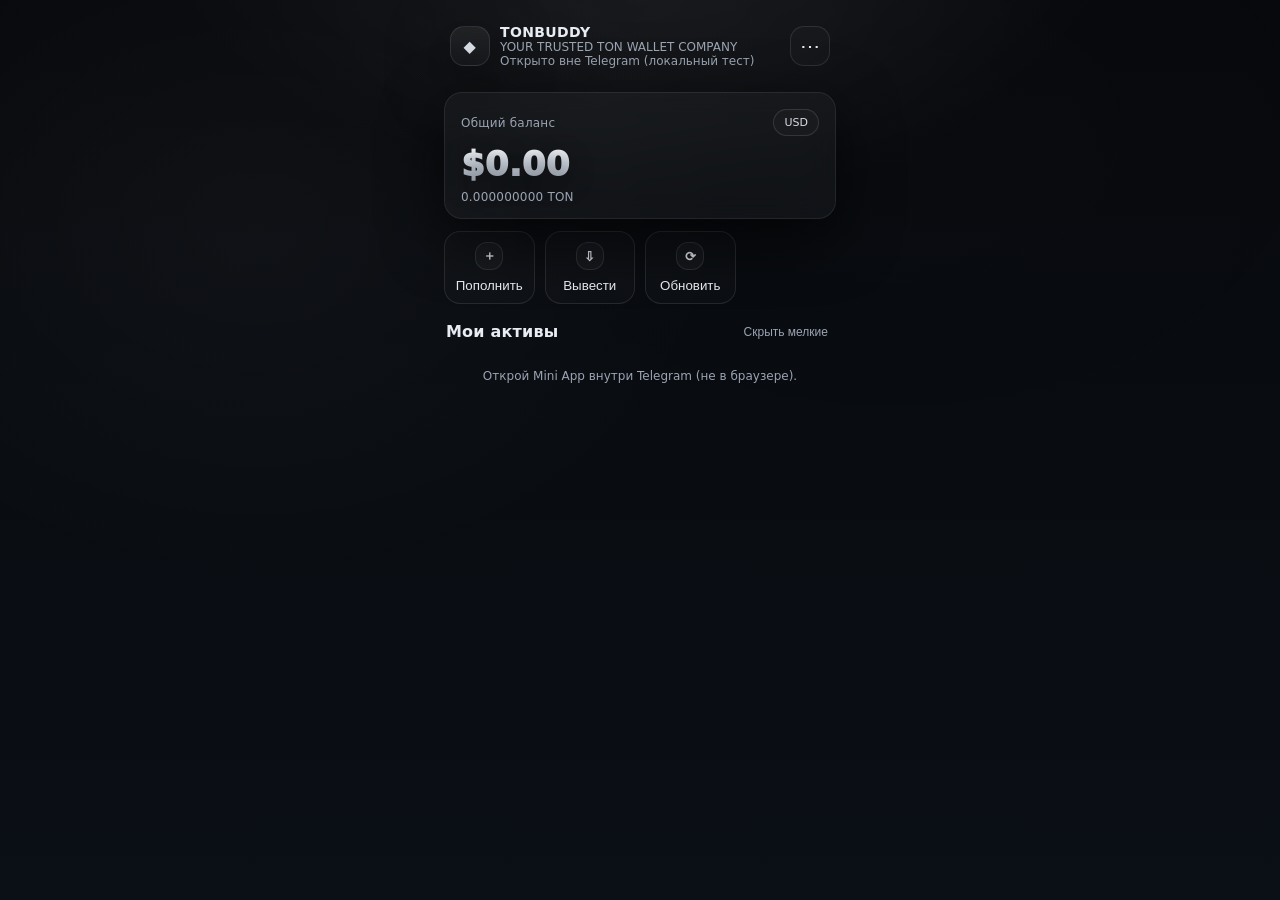
<file: index.html>
<!doctype html>
<html lang="ru">
<head>
  <meta charset="UTF-8" />
  <meta name="viewport" content="width=device-width,initial-scale=1,viewport-fit=cover" />
  <title>TonBuddy Wallet</title>
  <link rel="stylesheet" href="./style.css" />
  <script src="https://telegram.org/js/telegram-web-app.js"></script>
</head>
<body>
  <div class="bg"></div>

  <div class="wrap">
    <header class="topbar">
      <div class="brand">
        <div class="logo">◆</div>
        <div>
          <div class="name">TonBuddy</div>
          <div class="sub">YOUR TRUSTED TON WALLET COMPANY</div>
          <div class="sub" id="userLine">Загрузка…</div>
        </div>
      </div>
      <button class="iconBtn" id="menuBtn" title="Меню">⋯</button>
    </header>

    <section class="card big">
      <div class="row">
        <div class="label">Общий баланс</div>
        <div class="pill" id="currencyPill">USD</div>
      </div>
      <div class="total" id="totalFiat">$0.00</div>
      <div class="muted" id="totalTon">0.000000000 TON</div>
    </section>

    <section class="actions">
      <button class="action" id="btnDeposit">
        <span class="ic">＋</span><span>Пополнить</span>
      </button>
      <button class="action" id="btnWithdraw">
        <span class="ic">⇩</span><span>Вывести</span>
      </button>
      <button class="action" id="btnSwap">
        <span class="ic">⇄</span><span>Обмен</span>
      </button>
      <button class="action" id="btnRefresh">
        <span class="ic">⟳</span><span>Обновить</span>
      </button>
    </section>

    <section class="card" id="depositCard" style="display:none;">
      <div class="row">
        <div class="title">Пополнение TON</div>
        <button class="chip" id="closeDeposit">Закрыть</button>
      </div>

      <div class="field">
        <div class="fieldLabel">Адрес</div>
        <div class="copyRow">
          <div class="mono" id="depAddress">—</div>
          <button class="copyBtn" data-copy="address">Копировать</button>
        </div>
      </div>

      <div class="field">
        <div class="fieldLabel">Комментарий (memo)</div>
        <div class="copyRow">
          <div class="mono" id="depMemo">—</div>
          <button class="copyBtn" data-copy="memo">Копировать</button>
        </div>
        <div class="hint">Memo нужен, чтобы система зачла депозит на твой аккаунт (если у всех общий адрес).</div>
      </div>
    </section>

    <section class="listHeader">
      <div class="hTitle">Мои активы</div>
      <button class="linkBtn" id="toggleDust">Скрыть мелкие</button>
    </section>

    <section class="assets" id="assetsList">
      <!-- items -->
    </section>

    <footer class="foot">
      <div class="footText" id="statusLine">Готов.</div>
    </footer>
  </div>

  <script src="./app.js"></script>
</body>
</html>
</file>
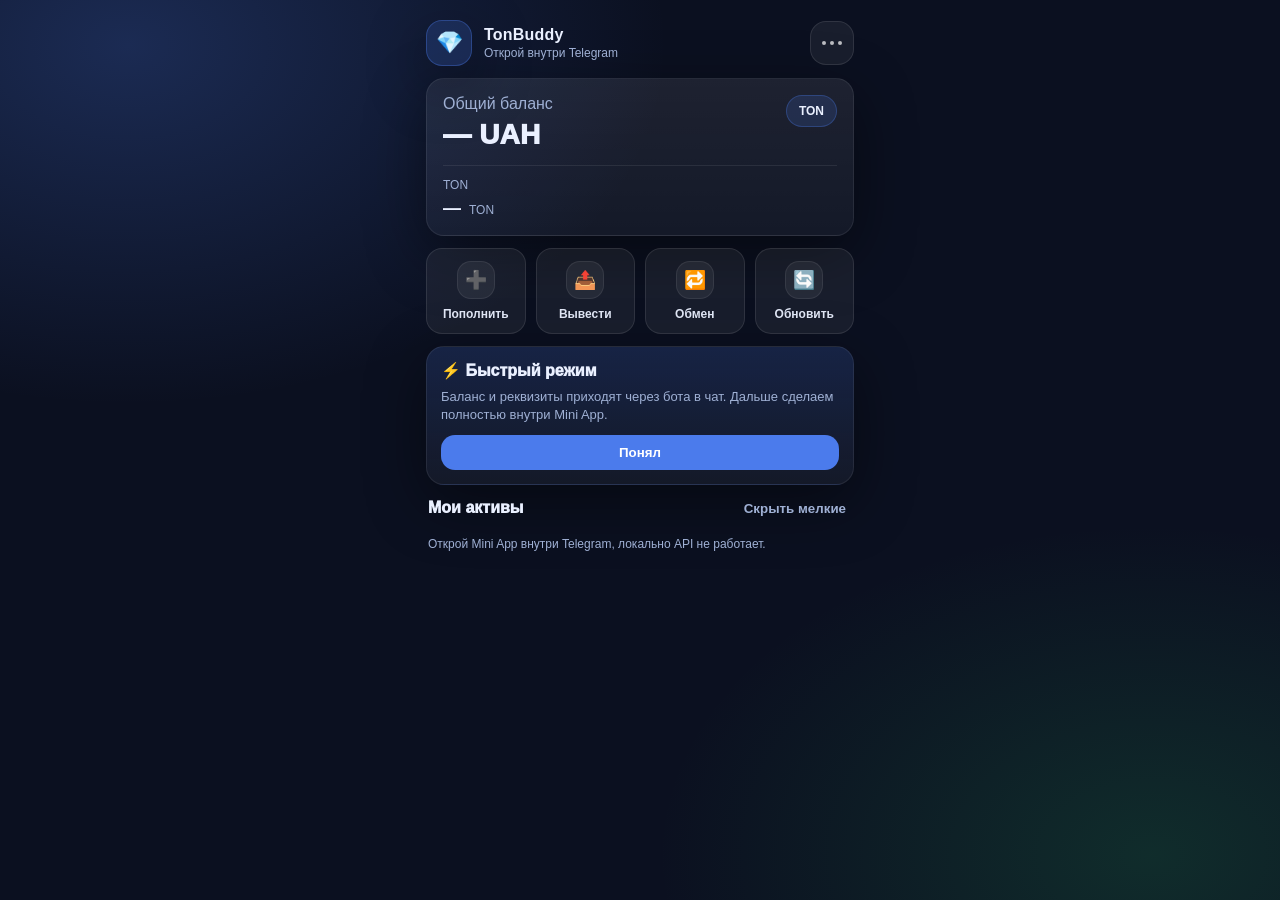
<file: webapp/index.html>
<!doctype html>
<html lang="ru">
<head>
  <meta charset="utf-8" />
  <meta name="viewport" content="width=device-width,initial-scale=1" />
  <title>TonBuddy Wallet</title>

  <link rel="stylesheet" href="style.css" />
  <script src="https://telegram.org/js/telegram-web-app.js"></script>
</head>
<body>
  <div class="app">
    <!-- Top -->
    <header class="top">
      <div class="brand">
        <div class="logo">💎</div>
        <div class="brandText">
          <div class="brandTitle">TonBuddy</div>
          <div class="brandSub" id="userLine">Подключаюсь…</div>
        </div>
      </div>

      <button class="iconBtn" id="btnSettings" title="Настройки">
        <span class="dot"></span>
        <span class="dot"></span>
        <span class="dot"></span>
      </button>
    </header>

    <!-- Balance card -->
    <section class="card balanceCard">
      <div class="balanceTop">
        <div>
          <div class="muted">Общий баланс</div>
          <div class="big" id="uahBalance">— UAH</div>
        </div>
        <div class="pill" id="ratePill">TON</div>
      </div>

      <div class="balanceBottom">
        <div class="muted small">TON</div>
        <div class="tonLine">
          <span class="tonValue" id="tonBalance">—</span>
          <span class="muted small">TON</span>
        </div>
      </div>
    </section>

    <!-- Quick actions -->
    <section class="actions">
      <button class="actionBtn" id="actDeposit">
        <div class="actionIcon">➕</div>
        <div class="actionText">Пополнить</div>
      </button>

      <button class="actionBtn" id="actWithdraw">
        <div class="actionIcon">📤</div>
        <div class="actionText">Вывести</div>
      </button>

      <button class="actionBtn" id="actSwap">
        <div class="actionIcon">🔁</div>
        <div class="actionText">Обмен</div>
      </button>

      <button class="actionBtn" id="actRefresh">
        <div class="actionIcon">🔄</div>
        <div class="actionText">Обновить</div>
      </button>
    </section>

    <!-- Promo / info -->
    <section class="card promo" id="promoCard">
      <div class="promoTitle">⚡ Быстрый режим</div>
      <div class="promoText">Баланс и реквизиты приходят через бота в чат. Дальше сделаем полностью внутри Mini App.</div>
      <button class="promoBtn" id="promoOk">Понял</button>
    </section>

    <!-- Assets -->
    <section class="assets">
      <div class="assetsHead">
        <div class="assetsTitle">Мои активы</div>
        <button class="linkBtn" id="btnHideSmall">Скрыть мелкие</button>
      </div>

      <div class="assetList" id="assetList">
        <!-- будет заполнено JS -->
      </div>

      <div class="footerHint" id="status">Готово.</div>
    </section>
  </div>

  <script src="app.js"></script>
</body>
</html>
</file>
<file: style.css>
:root{
  --bg0:#07090c;
  --bg1:#0a0d12;
  --bg2:#0b0f16;

  --card: rgba(255,255,255,.035);
  --card2: rgba(255,255,255,.028);
  --stroke: rgba(255,255,255,.09);

  --text:#e9edf3;
  --muted:#9aa4b2;

  --accent:#d6dbe3;        /* монохромный акцент */
  --accent2:#ffffff;

  --danger:#ff5a7a;
  --warn:#f1c40f;
  --good:#2ecc71;

  --shadow: 0 18px 60px rgba(0,0,0,.65);
  --r:18px;
  --r2:14px;

  --mono: ui-monospace, SFMono-Regular, Menlo, Monaco, Consolas, "Liberation Mono", "Courier New", monospace;
}

*{box-sizing:border-box}
html,body{height:100%}
body{
  margin:0;
  font-family: system-ui, -apple-system, Segoe UI, Roboto, Arial, sans-serif;
  color:var(--text);
  background:
    radial-gradient(900px 500px at 50% -10%, rgba(255,255,255,.06), transparent 55%),
    radial-gradient(800px 600px at 20% 25%, rgba(255,255,255,.03), transparent 60%),
    linear-gradient(180deg, var(--bg0), var(--bg2));
}

.bg{
  position:fixed;
  inset:0;
  pointer-events:none;
  background:
    radial-gradient(700px 350px at 50% 0%, rgba(255,255,255,.05), transparent 60%),
    radial-gradient(900px 600px at 70% 15%, rgba(255,255,255,.025), transparent 60%);
  opacity:.55;
}

.wrap{
  max-width: 420px;
  margin: 0 auto;
  padding: 14px 14px 22px;
}

.topbar{
  display:flex; align-items:center; justify-content:space-between;
  padding: 10px 6px 14px;
}

.brand{display:flex; gap:10px; align-items:center}
.logo{
  width:40px;height:40px;border-radius:14px;
  background:
    linear-gradient(180deg, rgba(255,255,255,.06), rgba(255,255,255,.02));
  border: 1px solid rgba(255,255,255,.10);
  box-shadow: var(--shadow);
  display:grid; place-items:center;
  color: var(--accent);
  font-weight:900;
  letter-spacing:.5px;
}
.name{
  font-weight:900;
  letter-spacing:.35px;
  text-transform:uppercase;
  font-size:14px;
}
.sub{font-size:12px; color:var(--muted)}

.iconBtn{
  width:40px;height:40px;border-radius:14px;
  border:1px solid rgba(255,255,255,.10);
  background: rgba(255,255,255,.02);
  color:var(--text);
  font-size:20px;
}

.card{
  background: var(--card);
  border: 1px solid rgba(255,255,255,.08);
  border-radius: var(--r);
  box-shadow: var(--shadow);
  padding: 14px;
  margin: 10px 0;
  backdrop-filter: blur(14px);
}

.card.big{padding:16px 16px 14px}

.row{display:flex; align-items:center; justify-content:space-between; gap:10px}
.label{font-size:12px; color:var(--muted); letter-spacing:.2px}
.pill{
  font-size:11px; padding:6px 10px; border-radius:999px;
  border:1px solid rgba(255,255,255,.12);
  background: rgba(255,255,255,.02);
  color: var(--accent);
}

.total{
  font-size:34px;
  font-weight:950;
  margin-top:8px;
  letter-spacing:.2px;
}
.muted{
  margin-top:6px;
  color:var(--muted);
  font-size:12px;
  letter-spacing:.2px;
}

.actions{
  display:grid;
  grid-template-columns: repeat(4, 1fr);
  gap:10px;
  margin: 12px 0;
}

.action{
  border-radius: 16px;
  border:1px solid rgba(255,255,255,.10);
  background: rgba(255,255,255,.02);
  color:var(--text);
  padding: 10px 8px;
  display:flex; flex-direction:column;
  align-items:center; justify-content:center;
  gap:8px;
  min-height: 64px;
  transition: transform .08s ease, background .12s ease;
}
.action:active{ transform: scale(.98); }
.action:hover{ background: rgba(255,255,255,.03); }

.action .ic{
  width:28px; height:28px; border-radius:12px;
  display:grid; place-items:center;
  background: rgba(255,255,255,.03);
  border: 1px solid rgba(255,255,255,.10);
  color: var(--accent);
  font-weight:800;
}

.title{
  font-weight:900;
  letter-spacing:.2px;
}
.chip{
  border-radius: 999px;
  border:1px solid rgba(255,255,255,.12);
  background: rgba(255,255,255,.02);
  padding: 7px 10px;
  color: var(--text);
  font-size:12px;
}

.field{margin-top:12px}
.fieldLabel{
  font-size:11px;
  color:var(--muted);
  margin-bottom:6px;
  letter-spacing:.25px;
  text-transform:uppercase;
}
.copyRow{
  display:flex; gap:10px; align-items:center;
  background: rgba(0,0,0,.25);
  border:1px solid rgba(255,255,255,.09);
  border-radius: 14px;
  padding: 10px 10px;
}
.mono{
  font-family: var(--mono);
  font-size:12px;
  overflow:hidden;
  text-overflow:ellipsis;
  white-space:nowrap;
  flex:1;
  color: var(--accent2);
}
.copyBtn{
  border-radius: 12px;
  border:1px solid rgba(255,255,255,.12);
  background: rgba(255,255,255,.02);
  color: var(--text);
  padding: 8px 10px;
  font-size: 12px;
}
.copyBtn:hover{ background: rgba(255,255,255,.03); }

.hint{
  margin-top:8px;
  font-size:12px;
  color: var(--muted);
  line-height: 1.25rem;
}

.listHeader{
  display:flex; align-items:center; justify-content:space-between;
  margin-top: 12px;
  padding: 6px 2px;
}
.hTitle{
  font-weight:900;
  letter-spacing:.2px;
}
.linkBtn{
  color: var(--muted);
  background: transparent;
  border: 0;
  font-size: 12px;
}

.assets{
  display:flex;
  flex-direction:column;
  gap:10px;
  margin-top:8px
}
.asset{
  display:flex; align-items:center; justify-content:space-between; gap:10px;
  padding: 12px 12px;
  border-radius: 16px;
  border:1px solid rgba(255,255,255,.09);
  background: rgba(255,255,255,.02);
}

.left{display:flex; gap:10px; align-items:center}
.coinIcon{
  width:36px;height:36px;border-radius:14px;
  background: rgba(255,255,255,.02);
  border:1px solid rgba(255,255,255,.10);
  display:grid; place-items:center;
  font-weight:950;
  color: var(--accent);
}
.meta{display:flex; flex-direction:column}
.coinName{font-weight:900}
.coinSub{font-size:12px; color:var(--muted)}
.right{text-align:right}
.amt{font-weight:950; letter-spacing:.2px}
.fiat{font-size:12px; color:var(--muted)}

.foot{margin-top:14px; text-align:center}
.footText{font-size:12px; color:var(--muted)}
.total{
  background: linear-gradient(180deg, #ffffff, #cfd6e0 45%, #9aa4b2);
  -webkit-background-clip: text;
  background-clip: text;
  color: transparent;
  text-shadow: 0 8px 24px rgba(0,0,0,.35);
}
</file>
<file: webapp/style.css>
:root{
  --bg:#0b1020;
  --card:#121a2d;
  --card2:#0f1730;
  --line:rgba(255,255,255,.08);
  --text:#eaf0ff;
  --muted:#9fb0d4;
  --accent:#4b7bec;
  --good:#27ae60;
  --bad:#e74c3c;
  --shadow: 0 18px 60px rgba(0,0,0,.45);
  --radius:18px;
}

*{box-sizing:border-box}
html,body{height:100%}
body{
  margin:0;
  background:
    radial-gradient(900px 600px at 10% 5%, rgba(75,123,236,.25) 0%, transparent 60%),
    radial-gradient(900px 600px at 90% 95%, rgba(39,174,96,.18) 0%, transparent 55%),
    var(--bg);
  color:var(--text);
  font-family: -apple-system, Segoe UI, Roboto, Arial, sans-serif;
}

.app{
  max-width: 460px;
  margin: 0 auto;
  padding: 16px;
  padding-bottom: 24px;
}

/* Header */
.top{
  display:flex;
  align-items:center;
  justify-content:space-between;
  margin-top: 4px;
  margin-bottom: 12px;
}

.brand{display:flex; gap:12px; align-items:center;}
.logo{
  width:46px;height:46px;border-radius:16px;
  display:grid;place-items:center;
  background: rgba(75,123,236,.18);
  border: 1px solid rgba(75,123,236,.35);
  box-shadow: var(--shadow);
  font-size: 22px;
}
.brandTitle{font-weight:900; letter-spacing:.2px}
.brandSub{color:var(--muted); font-size:12px; margin-top:2px}

.iconBtn{
  width:44px;height:44px;border-radius:16px;
  background: rgba(255,255,255,.06);
  border: 1px solid rgba(255,255,255,.10);
  display:flex; align-items:center; justify-content:center;
  gap:4px;
  cursor:pointer;
}
.dot{
  width:4px;height:4px;border-radius:99px;
  background: rgba(255,255,255,.7);
  display:block;
}

/* Cards */
.card{
  background: linear-gradient(180deg, rgba(255,255,255,.08), rgba(255,255,255,.04));
  border:1px solid var(--line);
  border-radius: var(--radius);
  box-shadow: var(--shadow);
  padding: 14px;
}

.balanceCard{
  padding: 16px;
}

.balanceTop{
  display:flex;
  justify-content:space-between;
  align-items:flex-start;
  gap:12px;
}

.muted{color:var(--muted)}
.small{font-size:12px}

.big{
  font-size: 28px;
  font-weight: 950;
  margin-top: 6px;
  letter-spacing: .2px;
}

.pill{
  padding: 8px 12px;
  border-radius: 999px;
  background: rgba(75,123,236,.16);
  border: 1px solid rgba(75,123,236,.30);
  font-weight: 800;
  font-size: 12px;
}

.balanceBottom{
  margin-top: 14px;
  padding-top: 12px;
  border-top: 1px solid rgba(255,255,255,.08);
}

.tonLine{
  margin-top: 6px;
  display:flex;
  align-items: baseline;
  gap:8px;
}

.tonValue{
  font-size: 18px;
  font-weight: 900;
}

/* Actions */
.actions{
  margin-top: 12px;
  display:grid;
  grid-template-columns: repeat(4, 1fr);
  gap: 10px;
}

.actionBtn{
  background: rgba(255,255,255,.06);
  border: 1px solid rgba(255,255,255,.10);
  border-radius: 16px;
  padding: 12px 10px;
  cursor:pointer;
  display:flex;
  flex-direction:column;
  align-items:center;
  gap: 8px;
}

.actionIcon{
  width:38px;height:38px;border-radius:14px;
  display:grid;place-items:center;
  background: rgba(255,255,255,.06);
  border: 1px solid rgba(255,255,255,.08);
  font-size: 18px;
}

.actionText{
  font-size: 12px;
  font-weight: 800;
  color: var(--text);
  opacity: .95;
}

/* Promo */
.promo{
  margin-top: 12px;
  display:flex;
  flex-direction:column;
  gap:8px;
  background: linear-gradient(180deg, rgba(75,123,236,.18), rgba(255,255,255,.04));
}

.promoTitle{font-weight: 950}
.promoText{color: var(--muted); font-size: 13px; line-height: 1.35}
.promoBtn{
  margin-top: 4px;
  padding: 10px 12px;
  border-radius: 14px;
  border: 0;
  background: var(--accent);
  color: #fff;
  font-weight: 900;
  cursor:pointer;
}

/* Assets */
.assets{
  margin-top: 14px;
}

.assetsHead{
  display:flex;
  justify-content:space-between;
  align-items:center;
  margin-bottom: 10px;
  padding: 0 2px;
}

.assetsTitle{font-weight: 950}
.linkBtn{
  background: transparent;
  border:0;
  color: var(--muted);
  font-weight: 800;
  cursor:pointer;
}

.assetList{
  display:flex;
  flex-direction:column;
  gap: 10px;
}

.assetRow{
  display:flex;
  align-items:center;
  justify-content:space-between;
  gap:12px;
  padding: 12px 12px;
  border-radius: 16px;
  background: rgba(255,255,255,.05);
  border: 1px solid rgba(255,255,255,.08);
}

.assetLeft{
  display:flex;
  align-items:center;
  gap:12px;
  min-width: 0;
}

.coin{
  width:38px;height:38px;border-radius:14px;
  display:grid;place-items:center;
  font-weight: 950;
  background: rgba(255,255,255,.08);
  border: 1px solid rgba(255,255,255,.10);
}

.assetName{
  display:flex;
  flex-direction:column;
  min-width: 0;
}

.sym{
  font-weight: 950;
  line-height: 1.1;
}
.meta{
  color: var(--muted);
  font-size: 12px;
  margin-top: 2px;
}

.assetRight{
  text-align:right;
  display:flex;
  flex-direction:column;
  gap: 2px;
}

.amt{
  font-weight: 950;
}
.uah{
  color: var(--muted);
  font-size: 12px;
}

.footerHint{
  margin-top: 10px;
  color: var(--muted);
  font-size: 12px;
  padding: 0 2px;
}
</file>
